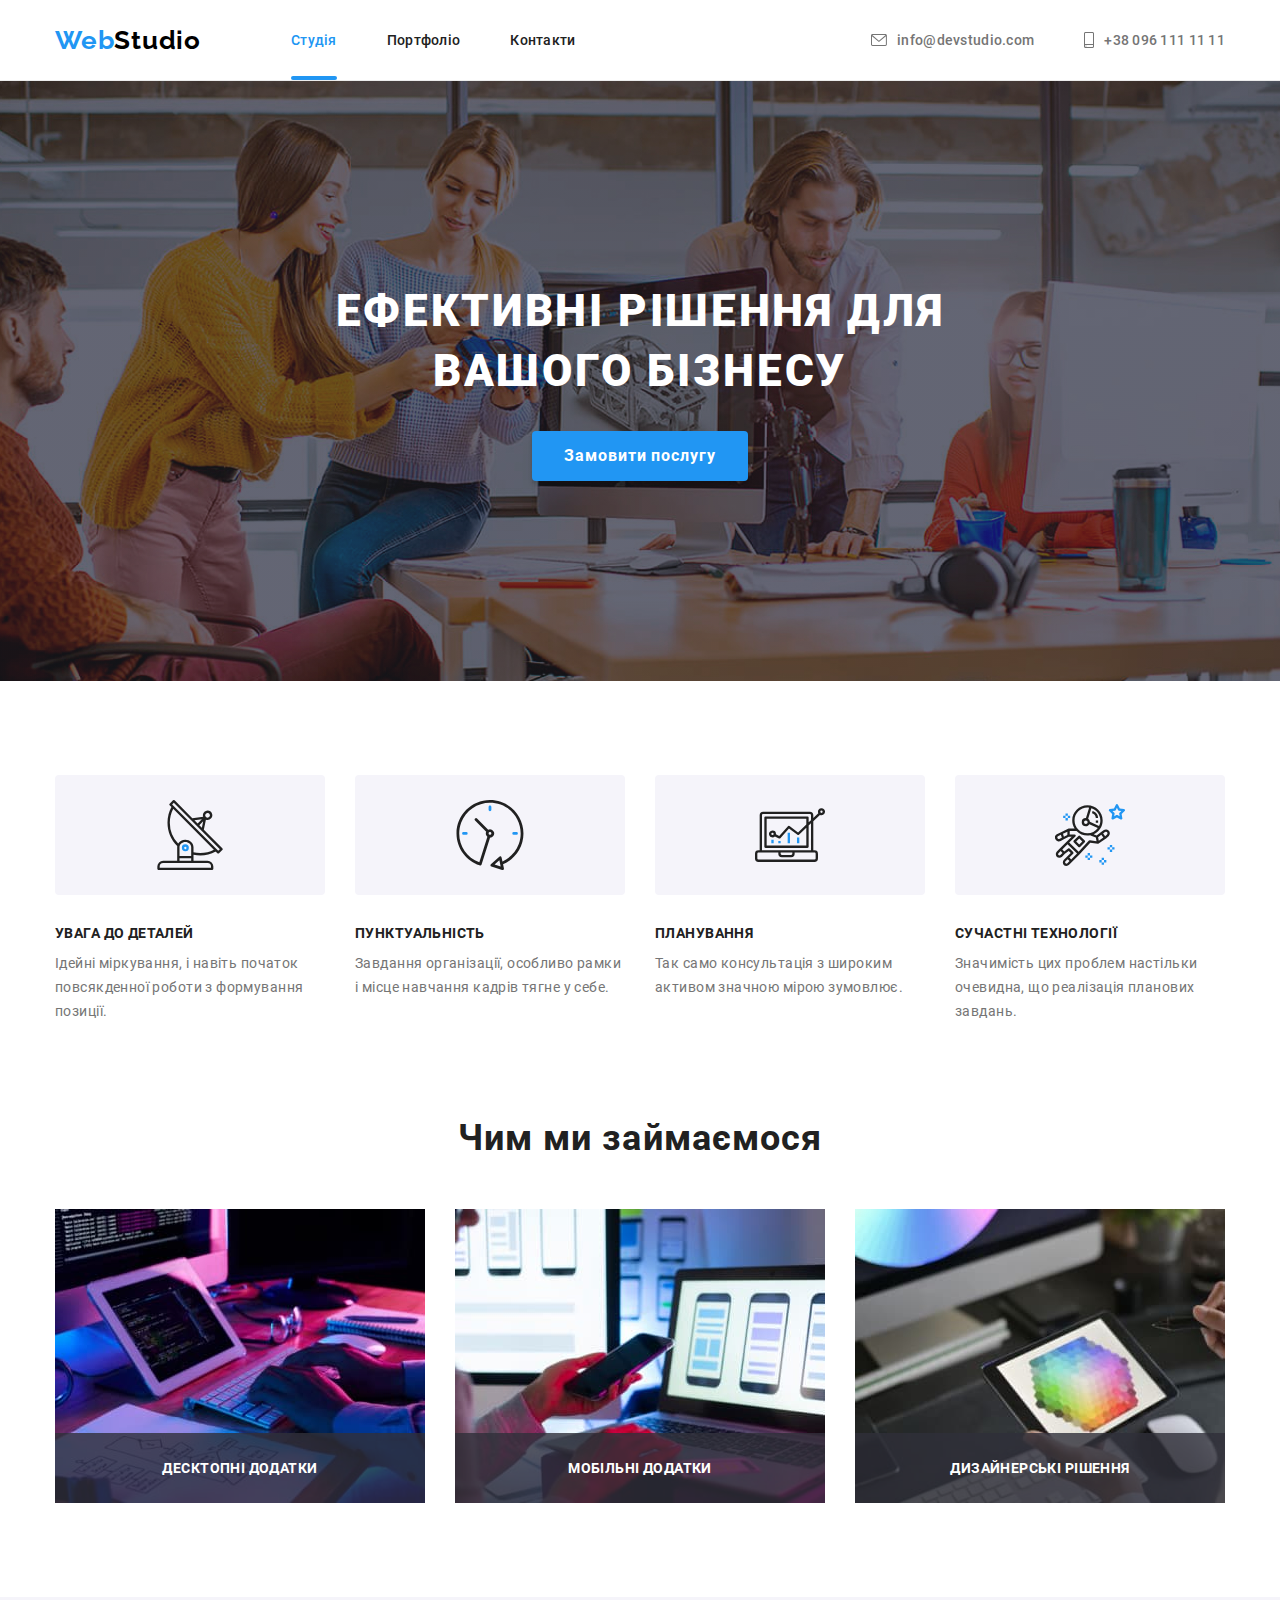
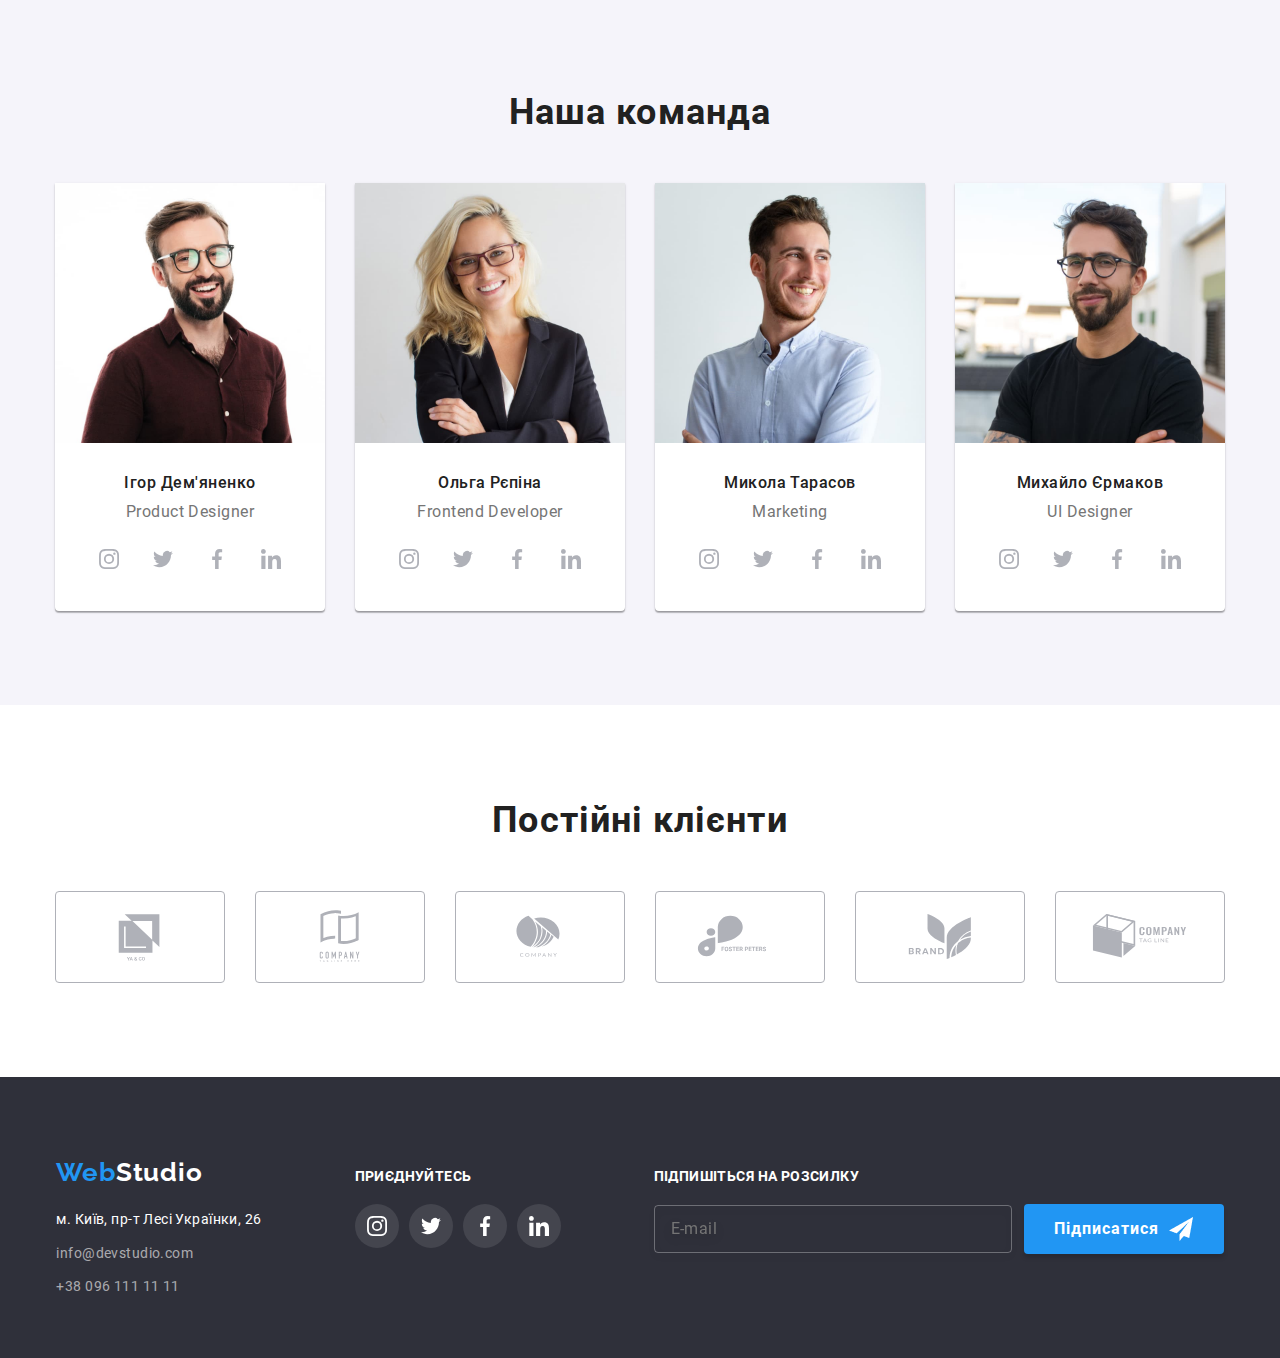
<file: index.html>
<!DOCTYPE html>
<html lang="uk">
  <head>
    <meta charset="UTF-8" />
    <meta http-equiv="X-UA-Compatible" content="IE=edge" />
    <meta name="viewport" content="width=device-width, initial-scale=1.0" />
    <title>WebStudio</title>
    <link rel="stylesheet" href="./assets/css/main.min.css" />
  </head>
  <body>
    <!-- Header -->
    <header class="header">
      <div class="header__container">
        <nav class="menu">
          <a class="logo" href="./index.html"> Web<span class="logo__tail-dark">Studio</span> </a>
          <ul class="menu__list">
            <li class="menu__item">
              <a class="menu__link menu__link--current" href="./index.html">Студія</a>
            </li>
            <li class="menu__item">
              <a class="menu__link" href="./portfolio.html">Портфоліо</a>
            </li>
            <li class="menu__item">
              <a class="menu__link" href="#">Контакти</a>
            </li>
          </ul>
        </nav>
        <ul class="contacts">
          <li class="contacts__item">
            <a class="contacts__link" href="mailto:info@devstudio.com">
              <svg class="contacts__icon" width="16" height="12">
                <use href="./assets/images/svg/icons.svg#envelope-icon"></use>
              </svg>
              <span class="contacts__label">info@devstudio.com</span>
            </a>
          </li>
          <li class="contacts__item">
            <a class="contacts__link" href="tel:+380961111111">
              <svg class="contacts__icon" width="10" height="16">
                <use href="./assets/images/svg/icons.svg#smartphone-icon"></use>
              </svg>
              <span class="contacts__label">+38 096 111 11 11</span>
            </a>
          </li>
        </ul>
      </div>
    </header>
    <!-- Main content -->
    <main class="main">
      <section class="hero">
        <div class="hero__container">
          <h1 class="hero__title">Ефективні рішення для вашого бізнесу</h1>
          <button
            class="hero__button"
            type="button"
            aria-label="Кнопка відкриття вікна реєстрації"
            data-modal-open
          >
            Замовити послугу
          </button>
        </div>
      </section>
      <!-- Features -->
      <section class="features">
        <div class="features__container">
          <h2 class="features__title visually-hidden">Особливості нашої роботи</h2>
          <ul class="features__list">
            <li class="features__item">
              <div class="features__wrapper">
                <svg class="features__icon">
                  <use href="./assets/images/svg/icons.svg#antenna-icon"></use>
                </svg>
              </div>
              <h3 class="features__subtitle">Увага до деталей</h3>
              <p class="features__text">
                Ідейні міркування, і навіть початок повсякденної роботи з формування позиції.
              </p>
            </li>
            <li class="features__item">
              <div class="features__wrapper">
                <svg class="features__icon">
                  <use href="./assets/images/svg/icons.svg#clock-icon"></use>
                </svg>
              </div>
              <h3 class="features__subtitle">Пунктуальнiсть</h3>
              <p class="features__text">
                Завдання організації, особливо рамки і місце навчання кадрів тягне у себе.
              </p>
            </li>
            <li class="features__item">
              <div class="features__wrapper">
                <svg class="features__icon">
                  <use href="./assets/images/svg/icons.svg#diagram-icon"></use>
                </svg>
              </div>
              <h3 class="features__subtitle">Планування</h3>
              <p class="features__text">
                Так само консультація з широким активом значною мірою зумовлює.
              </p>
            </li>
            <li class="features__item">
              <div class="features__wrapper">
                <svg class="features__icon">
                  <use href="./assets/images/svg/icons.svg#astronaut-icon"></use>
                </svg>
              </div>
              <h3 class="features__subtitle">Сучастнi технології</h3>
              <p class="features__text">
                Значимість цих проблем настільки очевидна, що реалізація планових завдань.
              </p>
            </li>
          </ul>
        </div>
      </section>
      <!-- Activity of the company -->
      <section class="gallery">
        <div class="gallery__container">
          <h2 class="gallery__title">Чим ми займаємося</h2>
          <ul class="gallery__list">
            <li class="gallery__item">
              <img
                class="gallery__picture"
                src="./assets/images/jpg/our-work-1.jpg"
                alt="Програмування вебсайтів та додатків"
                width="370"
              />
              <div class="info-overlay">
                <p class="info-overlay__text">Десктопні додатки</p>
              </div>
            </li>
            <li class="gallery__item">
              <img
                class="gallery__picture"
                src="./assets/images/jpg/our-work-2.jpg"
                alt="Адаптивний веб-дизайн сайтів"
                width="370"
              />
              <div class="info-overlay">
                <p class="info-overlay__text">Мобільні додатки</p>
              </div>
            </li>
            <li class="gallery__item">
              <img
                class="gallery__picture"
                src="./assets/images/jpg/our-work-3.jpg"
                alt="Вибір кольору та дизайну сайту"
                width="370"
              />
              <div class="info-overlay">
                <p class="info-overlay__text">Дизайнерські рішення</p>
              </div>
            </li>
          </ul>
        </div>
      </section>
      <!-- Our team -->
      <section class="our-team">
        <div class="our-team__container">
          <h2 class="our-team__title">Наша команда</h2>
          <ul class="our-team__list">
            <li class="our-team__item">
              <img
                class="our-team__picture"
                src="./assets/images/jpg/employee-1.jpg"
                alt="Ігор Дем'яненко"
                width="270"
              />
              <div class="our-team__wrapper">
                <h3 class="our-team__subtitle">Ігор Дем'яненко</h3>
                <p class="our-team__text">Product Designer</p>
                <ul class="socials">
                  <li class="socials__item">
                    <a class="socials__link" href="#">
                      <svg class="socials__icon">
                        <use href="./assets/images/svg/icons.svg#instagram-icon"></use>
                      </svg>
                    </a>
                  </li>
                  <li class="socials__item">
                    <a class="socials__link" href="#">
                      <svg class="socials__icon">
                        <use href="./assets/images/svg/icons.svg#twitter-icon"></use>
                      </svg>
                    </a>
                  </li>
                  <li class="socials__item">
                    <a class="socials__link" href="#">
                      <svg class="socials__icon">
                        <use href="./assets/images/svg/icons.svg#facebook-icon"></use>
                      </svg>
                    </a>
                  </li>
                  <li class="socials__item">
                    <a class="socials__link" href="#">
                      <svg class="socials__icon">
                        <use href="./assets/images/svg/icons.svg#linkedin-icon"></use>
                      </svg>
                    </a>
                  </li>
                </ul>
              </div>
            </li>
            <li class="our-team__item">
              <img
                class="our-team__picture"
                src="./assets/images/jpg/employee-2.jpg"
                alt="Ольга Рєпіна"
                width="270"
              />
              <div class="our-team__wrapper">
                <h3 class="our-team__subtitle">Ольга Рєпіна</h3>
                <p class="our-team__text">Frontend Developer</p>
                <ul class="socials">
                  <li class="socials__item">
                    <a class="socials__link" href="#">
                      <svg class="socials__icon">
                        <use href="./assets/images/svg/icons.svg#instagram-icon"></use>
                      </svg>
                    </a>
                  </li>
                  <li class="socials__item">
                    <a class="socials__link" href="#">
                      <svg class="socials__icon">
                        <use href="./assets/images/svg/icons.svg#twitter-icon"></use>
                      </svg>
                    </a>
                  </li>
                  <li class="socials__item">
                    <a class="socials__link" href="#">
                      <svg class="socials__icon">
                        <use href="./assets/images/svg/icons.svg#facebook-icon"></use>
                      </svg>
                    </a>
                  </li>
                  <li class="socials__item">
                    <a class="socials__link" href="#">
                      <svg class="socials__icon">
                        <use href="./assets/images/svg/icons.svg#linkedin-icon"></use>
                      </svg>
                    </a>
                  </li>
                </ul>
              </div>
            </li>
            <li class="our-team__item">
              <img
                class="our-team__picture"
                src="./assets/images/jpg/employee-3.jpg"
                alt="Микола Тарасов"
                width="270"
              />
              <div class="our-team__wrapper">
                <h3 class="our-team__subtitle">Микола Тарасов</h3>
                <p class="our-team__text">Marketing</p>
                <ul class="socials">
                  <li class="socials__item">
                    <a class="socials__link" href="#">
                      <svg class="socials__icon">
                        <use href="./assets/images/svg/icons.svg#instagram-icon"></use>
                      </svg>
                    </a>
                  </li>
                  <li class="socials__item">
                    <a class="socials__link" href="#">
                      <svg class="socials__icon">
                        <use href="./assets/images/svg/icons.svg#twitter-icon"></use>
                      </svg>
                    </a>
                  </li>
                  <li class="socials__item">
                    <a class="socials__link" href="#">
                      <svg class="socials__icon">
                        <use href="./assets/images/svg/icons.svg#facebook-icon"></use>
                      </svg>
                    </a>
                  </li>
                  <li class="socials__item">
                    <a class="socials__link" href="#">
                      <svg class="socials__icon">
                        <use href="./assets/images/svg/icons.svg#linkedin-icon"></use>
                      </svg>
                    </a>
                  </li>
                </ul>
              </div>
            </li>
            <li class="our-team__item">
              <img
                class="our-team__picture"
                src="./assets/images/jpg/employee-4.jpg"
                alt="Михайло Єрмаков"
                width="270"
              />
              <div class="our-team__wrapper">
                <h3 class="our-team__subtitle">Михайло Єрмаков</h3>
                <p class="our-team__text">UI Designer</p>
                <ul class="socials">
                  <li class="socials__item">
                    <a class="socials__link" href="#">
                      <svg class="socials__icon">
                        <use href="./assets/images/svg/icons.svg#instagram-icon"></use>
                      </svg>
                    </a>
                  </li>
                  <li class="socials__item">
                    <a class="socials__link" href="#">
                      <svg class="socials__icon">
                        <use href="./assets/images/svg/icons.svg#twitter-icon"></use>
                      </svg>
                    </a>
                  </li>
                  <li class="socials__item">
                    <a class="socials__link" href="#">
                      <svg class="socials__icon">
                        <use href="./assets/images/svg/icons.svg#facebook-icon"></use>
                      </svg>
                    </a>
                  </li>
                  <li class="socials__item">
                    <a class="socials__link" href="#">
                      <svg class="socials__icon">
                        <use href="./assets/images/svg/icons.svg#linkedin-icon"></use>
                      </svg>
                    </a>
                  </li>
                </ul>
              </div>
            </li>
          </ul>
        </div>
      </section>
      <!-- Our partners -->
      <section class="partners">
        <div class="partners__container">
          <h2 class="partners__title">Постійні клієнти</h2>
          <ul class="partners__list">
            <li class="partners__item">
              <a class="partners__link" href="#">
                <svg class="partners__icon">
                  <use href="./assets/images/svg/icons.svg#client-1"></use>
                </svg>
              </a>
            </li>
            <li class="partners__item">
              <a class="partners__link" href="#">
                <svg class="partners__icon">
                  <use href="./assets/images/svg/icons.svg#client-2"></use>
                </svg>
              </a>
            </li>
            <li class="partners__item">
              <a class="partners__link" href="#">
                <svg class="partners__icon">
                  <use href="./assets/images/svg/icons.svg#client-3"></use>
                </svg>
              </a>
            </li>
            <li class="partners__item">
              <a class="partners__link" href="#">
                <svg class="partners__icon">
                  <use href="./assets/images/svg/icons.svg#client-4"></use>
                </svg>
              </a>
            </li>
            <li class="partners__item">
              <a class="partners__link" href="#">
                <svg class="partners__icon">
                  <use href="./assets/images/svg/icons.svg#client-5"></use>
                </svg>
              </a>
            </li>
            <li class="partners__item">
              <a class="partners__link" href="#">
                <svg class="partners__icon">
                  <use href="./assets/images/svg/icons.svg#client-6"></use>
                </svg>
              </a>
            </li>
          </ul>
        </div>
      </section>
    </main>
    <!-- Footer -->
    <footer class="footer">
      <div class="footer__container">
        <div class="footer__contacts">
          <a class="logo" href="./index.html"> Web<span class="logo__tail-light">Studio</span> </a>
          <address class="footer__address">
            <ul class="footer__list">
              <li class="footer__item">
                <a
                  class="footer__link footer__link--map"
                  href="https://goo.gl/maps/8viNXfXdV3uJQZfFA"
                  target="_blank"
                  rel="noopener noreferrer nofollow"
                >
                  м. Київ, пр-т Лесі Українки, 26
                </a>
              </li>
              <li class="footer__item">
                <a class="footer__link" href="mailto:info@devstudio.com"> info@devstudio.com </a>
              </li>
              <li class="footer__item">
                <a class="footer__link" href="tel:+380961111111"> +38 096 111 11 11 </a>
              </li>
            </ul>
          </address>
        </div>
        <div class="footer__socials">
          <p class="footer__appeal">приєднуйтесь</p>
          <ul class="socials">
            <li class="socials__item">
              <a
                class="socials__link socials__link--secondary"
                href="#"
                aria-label="Посилання на Instagram"
              >
                <svg class="socials__icon">
                  <use href="./assets/images/svg/icons.svg#instagram-icon"></use>
                </svg>
              </a>
            </li>
            <li class="socials__item">
              <a class="socials__link socials__link--secondary" href="#">
                <svg class="socials__icon">
                  <use href="./assets/images/svg/icons.svg#twitter-icon"></use>
                </svg>
              </a>
            </li>
            <li class="socials__item">
              <a class="socials__link socials__link--secondary" href="#">
                <svg class="socials__icon">
                  <use href="./assets/images/svg/icons.svg#facebook-icon"></use>
                </svg>
              </a>
            </li>
            <li class="socials__item">
              <a class="socials__link socials__link--secondary" href="#">
                <svg class="socials__icon">
                  <use href="./assets/images/svg/icons.svg#linkedin-icon"></use>
                </svg>
              </a>
            </li>
          </ul>
        </div>
        <!-- subscription form -->
        <form class="subscribe">
          <strong class="subscribe__appeal">Підпишіться на розсилку</strong>
          <div class="subscribe__field">
            <label class="subscribe__lebel" for="user_email">
              <input
                class="subscribe__input"
                type="email"
                placeholder="E-mail"
                name="user_email"
                id="user_email"
              />
            </label>
            <button class="subscribe__button" type="submit" aria-label="Кнопка підписатися">
              Підписатися
            </button>
          </div>
        </form>
      </div>
    </footer>
    <!-- modal window -->
    <div class="backdrop is-hidden" data-modal>
      <div class="modal">
        <button
          class="modal__close-button"
          type="button"
          aria-label="Кнопка закриття"
          data-modal-close
        >
          <svg class="modal__icon">
            <use href="./assets/images/svg/icons.svg#icon-close"></use>
          </svg>
        </button>
        <!-- registration form -->
        <form class="feedback" name="feedback_form">
          <strong class="feedback__appeal">Залиште свої дані, ми вам передзвонимо</strong>

          <label class="feedback__label" for="user_name">Ім'я</label>
          <div class="feedback__field">
            <input
              class="feedback__input"
              type="text"
              name="user_name"
              id="user_name"
              placeholder="&nbsp;"
              required
              minlength="3"
            />
            <svg class="feedback__icon">
              <use href="./assets/images/svg/icons.svg#icon-person-black"></use>
            </svg>
            <svg class="feedback__icon-alert">
              <use
                class="feedback__icon-success"
                href="./assets/images/svg/icons.svg#icon-success"
              ></use>
              <use
                class="feedback__icon-warning"
                href="./assets/images/svg/icons.svg#icon-warning"
              ></use>
            </svg>
          </div>

          <label class="feedback__label" for="user_tel">Телефон</label>
          <div class="feedback__field">
            <input
              class="feedback__input"
              type="tel"
              name="user_tel"
              id="user_tel"
              placeholder="+38 096 111 11 11"
              required
              minlength="6"
              maxlength="15"
            />
            <svg class="feedback__icon">
              <use href="./assets/images/svg/icons.svg#icon-phone-black"></use>
            </svg>
            <svg class="feedback__icon-alert">
              <use
                class="feedback__icon-success"
                href="./assets/images/svg/icons.svg#icon-success"
              ></use>
              <use
                class="feedback__icon-warning"
                href="./assets/images/svg/icons.svg#icon-warning"
              ></use>
            </svg>
          </div>

          <label class="feedback__label" for="user_mail">Пошта</label>
          <div class="feedback__field">
            <input
              class="feedback__input"
              type="email"
              name="user_mail"
              id="user_mail"
              placeholder="example@mail.com"
              required
            />
            <svg class="feedback__icon">
              <use href="./assets/images/svg/icons.svg#icon-email-black"></use>
            </svg>
            <svg class="feedback__icon-alert">
              <use
                class="feedback__icon-success"
                href="./assets/images/svg/icons.svg#icon-success"
              ></use>
              <use
                class="feedback__icon-warning"
                href="./assets/images/svg/icons.svg#icon-warning"
              ></use>
            </svg>
          </div>

          <label class="feedback__label" for="user_comment">Коментар</label>
          <textarea
            class="feedback__input feedback__comment"
            placeholder="Введіть текст"
            name="user_comment"
            id="user_comment"
          ></textarea>

          <label class="checkbox">
            <input class="checkbox__input visually-hidden" type="checkbox" name="checkbox" />
            <svg class="checkbox__icon">
              <use
                class="checkbox__icon icon--unchecked"
                href="./assets/images/svg/icons.svg#icon-check1"
              ></use>
              <use
                class="checkbox__icon icon--checked"
                href="./assets/images/svg/icons.svg#icon-check2"
              ></use>
            </svg>
            Погоджуюся з розсилкою та приймаю
            <a class="feedback__link" href="#">Умови договору</a>
          </label>
          <button class="feedback__button button" type="submit">Відправити</button>
        </form>
      </div>
    </div>
    <script src="./assets/js/modal.js"></script>
  </body>
</html>
</file>
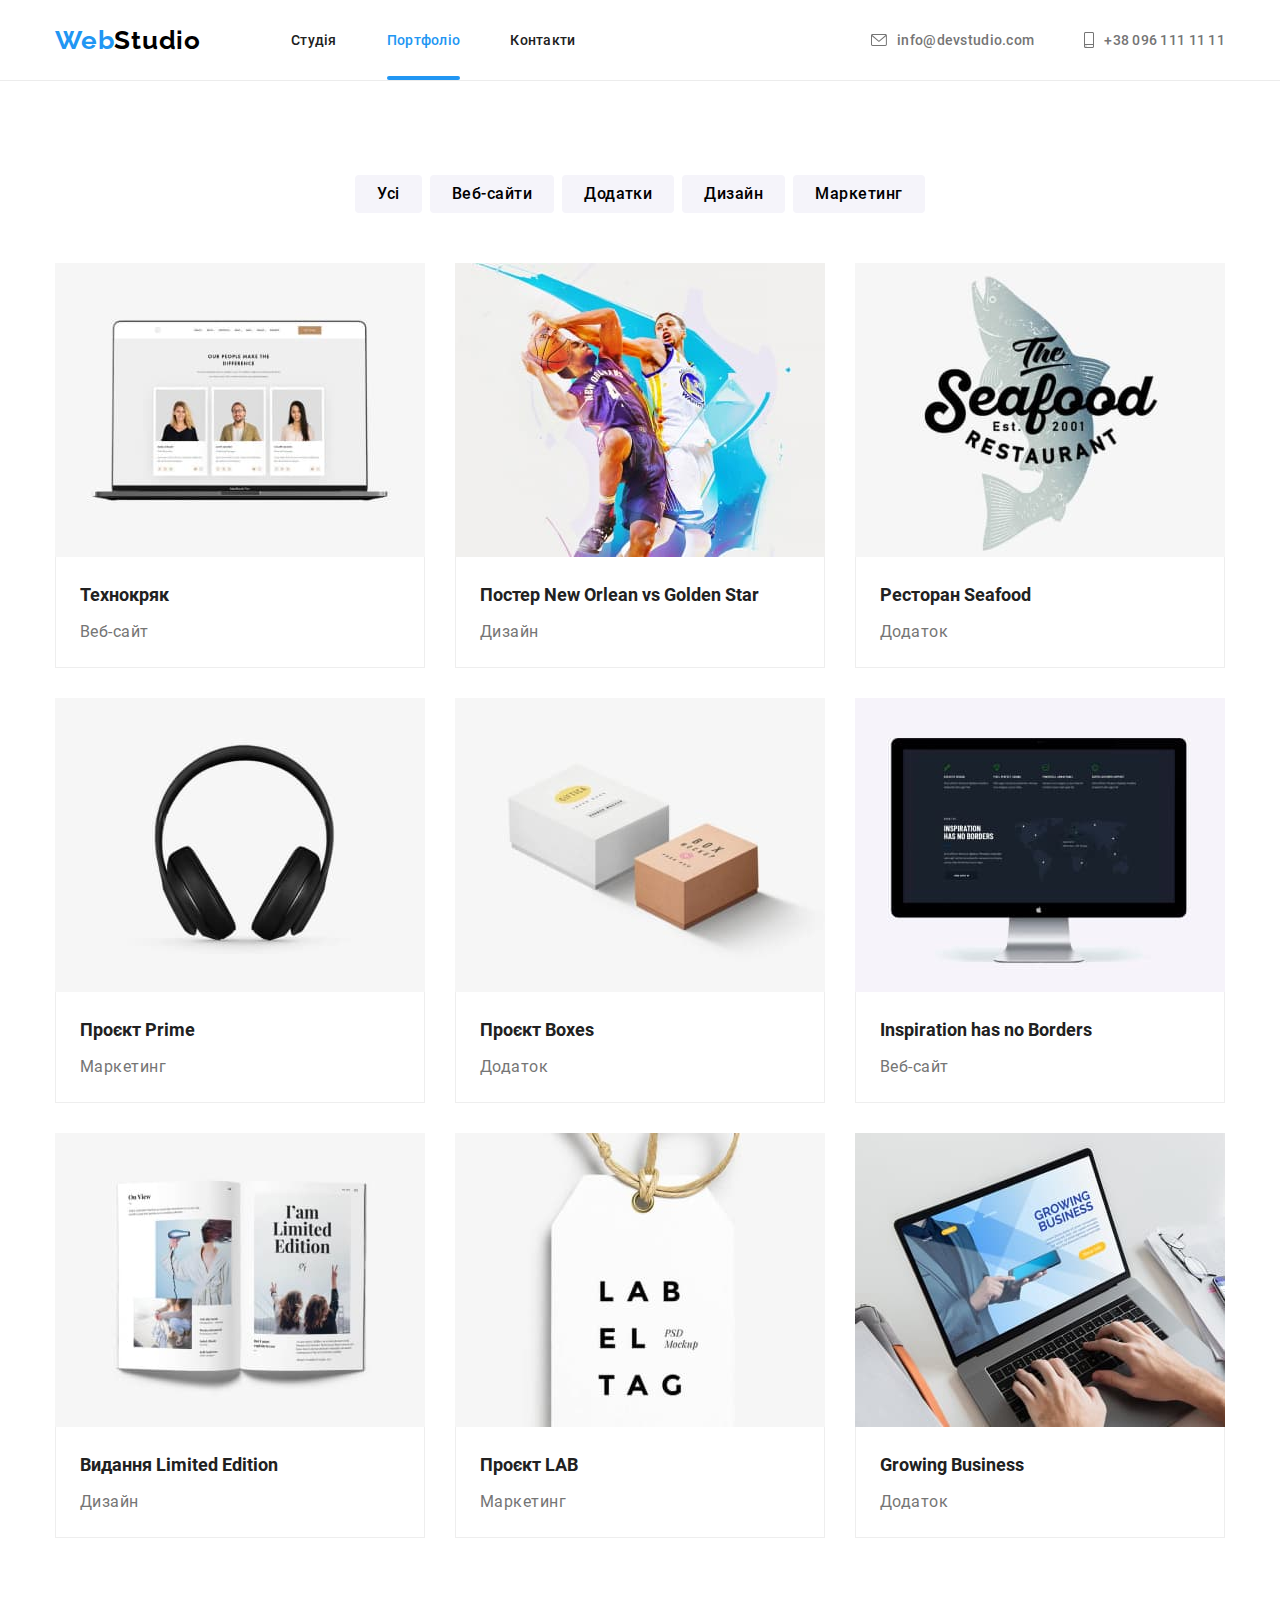
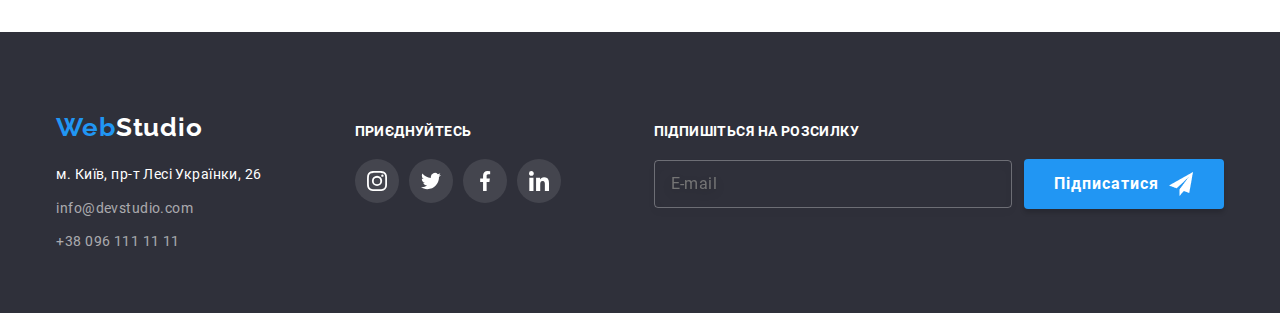
<file: portfolio.html>
<!DOCTYPE html>
<html lang="uk">
  <head>
    <meta charset="UTF-8" />
    <meta http-equiv="X-UA-Compatible" content="IE=edge" />
    <meta name="viewport" content="width=device-width, initial-scale=1.0" />
    <title>WebStudio</title>
    <link rel="stylesheet" href="./assets/css/main.min.css" />
  </head>
  <body>
    <!-- Header -->
    <header class="header">
      <div class="header__container">
        <nav class="menu">
          <a class="logo" href="./index.html"> Web<span class="logo__tail-dark">Studio</span> </a>
          <ul class="menu__list">
            <li class="menu__item">
              <a class="menu__link" href="./index.html">Студія</a>
            </li>
            <li class="menu__item">
              <a class="menu__link menu__link--current" href="./portfolio.html">Портфоліо</a>
            </li>
            <li class="menu__item">
              <a class="menu__link" href="#">Контакти</a>
            </li>
          </ul>
        </nav>
        <ul class="contacts">
          <li class="contacts__item">
            <a class="contacts__link" href="mailto:info@devstudio.com">
              <svg class="contacts__icon" width="16" height="12">
                <use href="./assets/images/svg/icons.svg#envelope-icon"></use>
              </svg>
              <span class="contacts__label">info@devstudio.com</span>
            </a>
          </li>
          <li class="contacts__item">
            <a class="contacts__link" href="tel:+380961111111">
              <svg class="contacts__icon" width="10" height="16">
                <use href="./assets/images/svg/icons.svg#smartphone-icon"></use>
              </svg>
              <span class="contacts__label">+38 096 111 11 11</span>
            </a>
          </li>
        </ul>
      </div>
    </header>
    <!-- Main content -->
    <main>
      <!-- Portfolio filter buttons -->
      <section class="portfolio">
        <div class="portfolio__container">
          <ul class="portfolio__group">
            <li class="portfolio__item">
              <button
                class="portfolio__button"
                type="button"
                aria-label="Кнопка фільтра портфоліо все"
              >
                Усі
              </button>
            </li>
            <li class="portfoli__item">
              <button
                class="portfolio__button"
                type="button"
                aria-label="Кнопка фільтра портфоліо веб сайти"
              >
                Веб-сайти
              </button>
            </li>
            <li class="portfolio__item">
              <button
                class="portfolio__button"
                type="button"
                aria-label="Кнопка фільтра портфоліо додатки"
              >
                Додатки
              </button>
            </li>
            <li class="portfolio__item">
              <button
                class="portfolio__button"
                type="button"
                aria-label="Кнопка фільтра портфоліо дизайн"
              >
                Дизайн
              </button>
            </li>
            <li class="portfolio__item">
              <button
                class="portfolio__button"
                type="button"
                aria-label="Кнопка фільтра портфоліо маркетинг"
              >
                Маркетинг
              </button>
            </li>
          </ul>
          <!-- Company projects -->
          <ul class="cards">
            <li class="cards__item">
              <a class="cards__link" href="#">
                <div class="cards__thumb">
                  <img
                    class="cards__picture"
                    src="./assets/images/jpg/portfolio-1.jpg"
                    alt="Вебсайт технокряк"
                  />
                  <div class="overlay">
                    <p class="overlay__text">
                      Ресурс пропонує комплексні пропозиції з різним рівнем функціоналу та сервісів.
                      Все це дозволить відвідувачу отримати вичерпні відомості про компанію чи
                      приватну особу.
                    </p>
                  </div>
                </div>
                <div class="cards__content">
                  <h2 class="cards__title">Технокряк</h2>
                  <p class="cards__desc">Веб-сайт</p>
                </div>
              </a>
            </li>
            <li class="cards__item">
              <a class="cards__link" href="#">
                <div class="cards__thumb">
                  <img
                    class="cards__pictute"
                    src="./assets/images/jpg/portfolio-2.jpg"
                    alt="Постер New Orlean vs Golden Star"
                  />
                  <div class="overlay">
                    <p class="overlay__text">
                      Ресурс пропонує комплексні пропозиції з різним рівнем функціоналу та сервісів.
                      Все це дозволить відвідувачу отримати вичерпні відомості про компанію чи
                      приватну особу.
                    </p>
                  </div>
                </div>
                <div class="cards__content">
                  <h2 class="cards__title">Постер New Orlean vs Golden Star</h2>
                  <p class="cards__desc">Дизайн</p>
                </div>
              </a>
            </li>
            <li class="cards__item">
              <a class="cards__link" href="#">
                <div class="cards__thumb">
                  <img
                    class="cards__pictute"
                    src="./assets/images/jpg/portfolio-3.jpg"
                    alt="Додаток Ресторан Seafood"
                  />
                  <div class="overlay">
                    <p class="overlay__text">
                      Ресурс пропонує комплексні пропозиції з різним рівнем функціоналу та сервісів.
                      Все це дозволить відвідувачу отримати вичерпні відомості про компанію чи
                      приватну особу.
                    </p>
                  </div>
                </div>
                <div class="cards__content">
                  <h2 class="cards__title">Ресторан Seafood</h2>
                  <p class="cards__desc">Додаток</p>
                </div>
              </a>
            </li>
            <li class="cards__item">
              <a class="cards__link" href="#">
                <div class="cards__thumb">
                  <img
                    class="cards__pictute"
                    src="./assets/images/jpg/portfolio-4.jpg"
                    alt="Маркетинг-проект Prime"
                  />
                  <div class="overlay">
                    <p class="overlay__text">
                      Ресурс пропонує комплексні пропозиції з різним рівнем функціоналу та сервісів.
                      Все це дозволить відвідувачу отримати вичерпні відомості про компанію чи
                      приватну особу.
                    </p>
                  </div>
                </div>
                <div class="cards__content">
                  <h2 class="cards__title">Проєкт Prime</h2>
                  <p class="cards__desc">Маркетинг</p>
                </div>
              </a>
            </li>
            <li class="cards__item">
              <a class="cards__link" href="#">
                <div class="cards__thumb">
                  <img
                    class="cards__pictute"
                    src="./assets/images/jpg/portfolio-5.jpg"
                    alt="Додаток проект Boxes"
                  />
                  <div class="overlay">
                    <p class="overlay__text">
                      Ресурс пропонує комплексні пропозиції з різним рівнем функціоналу та сервісів.
                      Все це дозволить відвідувачу отримати вичерпні відомості про компанію чи
                      приватну особу.
                    </p>
                  </div>
                </div>
                <div class="cards__content">
                  <h2 class="cards__title">Проєкт Boxes</h2>
                  <p class="cards__desc">Додаток</p>
                </div>
              </a>
            </li>
            <li class="cards__item">
              <a class="cards__link" href="#">
                <div class="cards__thumb">
                  <img
                    class="cards__pictute"
                    src="./assets/images/jpg/portfolio-6.jpg"
                    alt="Веб-сайт Inspiration has no Borders"
                  />
                  <div class="overlay">
                    <p class="overlay__text">
                      Ресурс пропонує комплексні пропозиції з різним рівнем функціоналу та сервісів.
                      Все це дозволить відвідувачу отримати вичерпні відомості про компанію чи
                      приватну особу.
                    </p>
                  </div>
                </div>
                <div class="cards__content">
                  <h2 class="cards__title">Inspiration has no Borders</h2>
                  <p class="cards__desc">Веб-сайт</p>
                </div>
              </a>
            </li>
            <li class="cards__item">
              <a class="cards__link" href="#">
                <div class="cards__thumb">
                  <img
                    class="cards__pictute"
                    src="./assets/images/jpg/portfolio-7.jpg"
                    alt="Дизайн Видання Limited Edition"
                  />
                  <div class="overlay">
                    <p class="overlay__text">
                      Ресурс пропонує комплексні пропозиції з різним рівнем функціоналу та сервісів.
                      Все це дозволить відвідувачу отримати вичерпні відомості про компанію чи
                      приватну особу.
                    </p>
                  </div>
                </div>
                <div class="cards__content">
                  <h2 class="cards__title">Видання Limited Edition</h2>
                  <p class="cards__desc">Дизайн</p>
                </div>
              </a>
            </li>
            <li class="cards__item">
              <a class="cards__link" href="#">
                <div class="cards__thumb">
                  <img
                    class="cards__pictute"
                    src="./assets/images/jpg/portfolio-8.jpg"
                    alt="Маркетинг проект LAB"
                  />
                  <div class="overlay">
                    <p class="overlay__text">
                      Ресурс пропонує комплексні пропозиції з різним рівнем функціоналу та сервісів.
                      Все це дозволить відвідувачу отримати вичерпні відомості про компанію чи
                      приватну особу.
                    </p>
                  </div>
                </div>
                <div class="cards__content">
                  <h2 class="cards__title">Проєкт LAB</h2>
                  <p class="cards__desc">Маркетинг</p>
                </div>
              </a>
            </li>
            <li class="cards__item">
              <a class="cards__link" href="#">
                <div class="cards__thumb">
                  <img
                    class="cards__pictute"
                    src="./assets/images/jpg/portfolio-9.jpg"
                    alt="Додаток Growing Business"
                  />
                  <div class="overlay">
                    <p class="overlay__text">
                      Ресурс пропонує комплексні пропозиції з різним рівнем функціоналу та сервісів.
                      Все це дозволить відвідувачу отримати вичерпні відомості про компанію чи
                      приватну особу.
                    </p>
                  </div>
                </div>
                <div class="cards__content">
                  <h2 class="cards__title">Growing Business</h2>
                  <p class="cards__desc">Додаток</p>
                </div>
              </a>
            </li>
          </ul>
        </div>
      </section>
    </main>
    <!-- Footer -->
    <footer class="footer">
      <div class="footer__container">
        <div class="footer__contacts">
          <a class="logo" href="./index.html"> Web<span class="logo__tail-light">Studio</span> </a>
          <address class="footer__address">
            <ul class="footer__list">
              <li class="footer__item">
                <a
                  class="footer__link footer__link--map"
                  href="https://goo.gl/maps/8viNXfXdV3uJQZfFA"
                  target="_blank"
                  rel="noopener noreferrer nofollow"
                >
                  м. Київ, пр-т Лесі Українки, 26
                </a>
              </li>
              <li class="footer__item">
                <a class="footer__link" href="mailto:info@devstudio.com"> info@devstudio.com </a>
              </li>
              <li class="footer__item">
                <a class="footer__link" href="tel:+380961111111"> +38 096 111 11 11 </a>
              </li>
            </ul>
          </address>
        </div>
        <div class="footer__socials">
          <p class="footer__appeal">приєднуйтесь</p>
          <ul class="socials">
            <li class="socials__item">
              <a
                class="socials__link socials__link--secondary"
                href="#"
                aria-label="Посилання на Instagram"
              >
                <svg class="socials__icon">
                  <use href="./assets/images/svg/icons.svg#instagram-icon"></use>
                </svg>
              </a>
            </li>
            <li class="socials__item">
              <a class="socials__link socials__link--secondary" href="#">
                <svg class="socials__icon">
                  <use href="./assets/images/svg/icons.svg#twitter-icon"></use>
                </svg>
              </a>
            </li>
            <li class="socials__item">
              <a class="socials__link socials__link--secondary" href="#">
                <svg class="socials__icon">
                  <use href="./assets/images/svg/icons.svg#facebook-icon"></use>
                </svg>
              </a>
            </li>
            <li class="socials__item">
              <a class="socials__link socials__link--secondary" href="#">
                <svg class="socials__icon">
                  <use href="./assets/images/svg/icons.svg#linkedin-icon"></use>
                </svg>
              </a>
            </li>
          </ul>
        </div>
        <!-- subscription form -->
        <form class="subscribe">
          <strong class="subscribe__appeal">Підпишіться на розсилку</strong>
          <div class="subscribe__field">
            <label class="subscribe__lebel" for="user_email">
              <input
                class="subscribe__input"
                type="email"
                placeholder="E-mail"
                name="user_email"
                id="user_email"
              />
            </label>
            <button class="subscribe__button" type="submit" aria-label="Кнопка підписатися">
              Підписатися
            </button>
          </div>
        </form>
      </div>
    </footer>
  </body>
</html>
</file>
<file: assets/css/main.min.css>
*,::after,::before{-webkit-box-sizing:border-box;box-sizing:border-box}html{line-height:1.15;-webkit-text-size-adjust:100%;-moz-tab-size:4;-o-tab-size:4;tab-size:4}body{margin:0}body{font-family:system-ui,-apple-system,"Segoe UI",Roboto,Helvetica,Arial,sans-serif,"Apple Color Emoji","Segoe UI Emoji"}main{display:block}h1{font-size:2em;margin:.67em 0}hr{-webkit-box-sizing:content-box;box-sizing:content-box;height:0;overflow:visible;color:inherit}pre{font-family:monospace,monospace;font-size:1em}a{background-color:rgba(0,0,0,0)}abbr[title]{border-bottom:none;text-decoration:underline;-webkit-text-decoration:underline dotted;text-decoration:underline dotted}b,strong{font-weight:bolder}code,kbd,pre,samp{font-family:ui-monospace,SFMono-Regular,Consolas,"Liberation Mono",Menlo,monospace;font-size:1em}small{font-size:80%}sub,sup{font-size:75%;line-height:0;position:relative;vertical-align:baseline}sub{bottom:-0.25em}sup{top:-0.5em}img{border-style:none}button,input,optgroup,select,textarea{font-family:inherit;font-size:100%;line-height:1.15;margin:0}button,input{overflow:visible}button,select{text-transform:none}button,[type=button],[type=reset],[type=submit]{-webkit-appearance:button}button::-moz-focus-inner,[type=button]::-moz-focus-inner,[type=reset]::-moz-focus-inner,[type=submit]::-moz-focus-inner{border-style:none;padding:0}button:-moz-focusring,[type=button]:-moz-focusring,[type=reset]:-moz-focusring,[type=submit]:-moz-focusring{outline:1px dotted ButtonText}fieldset{padding:.35em .75em .625em}legend{color:inherit;display:table;max-width:100%;padding:0;white-space:normal}progress{vertical-align:baseline}textarea{overflow:auto}[type=checkbox],[type=radio]{padding:0}[type=number]::-webkit-inner-spin-button,[type=number]::-webkit-outer-spin-button{height:auto}[type=search]{-webkit-appearance:textfield;outline-offset:-2px}[type=search]::-webkit-search-decoration{-webkit-appearance:none}::-webkit-file-upload-button{-webkit-appearance:button;font:inherit}details{display:block}summary{display:list-item}template{display:none}[hidden]{display:none}.visually-hidden{position:absolute;width:1px;height:1px;margin:-1px;border:0;padding:0;white-space:nowrap;-webkit-clip-path:inset(100%);clip-path:inset(100%);clip:rect(0 0 0 0);overflow:hidden}.partners__title,.our-team__title,.gallery__title{margin-bottom:50px;font-weight:700;font-size:36px;line-height:1.1666666667;letter-spacing:.03em;text-align:center;color:#212121}.portfolio__container,.footer__container,.partners__container,.our-team__container,.gallery__container,.features__container,.hero__container,.header__container{width:1200px;margin:0 auto;padding:0 15px}.feedback__button,.subscribe__button,.hero__button{display:-webkit-inline-box;display:-ms-inline-flexbox;display:inline-flex;-webkit-box-align:center;-ms-flex-align:center;align-items:center;-webkit-box-pack:center;-ms-flex-pack:center;justify-content:center;max-width:216px;min-width:200px;min-height:50px;padding:0;font-weight:700;font-size:16px;line-height:1.875;letter-spacing:.06em;color:#fff;background-color:#2196f3;-webkit-box-shadow:0px 4px 4px rgba(0,0,0,.15);box-shadow:0px 4px 4px rgba(0,0,0,.15);border:none;border-radius:4px;cursor:pointer}@-webkit-keyframes logo-font-weight{0%{opacity:0;font-weight:100}50%{opacity:.25;font-weight:900}100%{opacity:1;font-weight:700}}@keyframes logo-font-weight{0%{opacity:0;font-weight:100}50%{opacity:.25;font-weight:900}100%{opacity:1;font-weight:700}}@-webkit-keyframes menu-items-slide-right{0%{opacity:0;-webkit-transform:translateX(-200px);transform:translateX(-200px)}50%{opacity:.2}75%{opacity:.6}100%{opacity:1;-webkit-transform:translateX(0);transform:translateX(0)}}@keyframes menu-items-slide-right{0%{opacity:0;-webkit-transform:translateX(-200px);transform:translateX(-200px)}50%{opacity:.2}75%{opacity:.6}100%{opacity:1;-webkit-transform:translateX(0);transform:translateX(0)}}@-webkit-keyframes contacts-items-slide-right{0%{opacity:0;-webkit-transform:translateX(200px);transform:translateX(200px)}50%{opacity:.2}75%{opacity:.6}100%{opacity:1;-webkit-transform:translateX(0);transform:translateX(0)}}@keyframes contacts-items-slide-right{0%{opacity:0;-webkit-transform:translateX(200px);transform:translateX(200px)}50%{opacity:.2}75%{opacity:.6}100%{opacity:1;-webkit-transform:translateX(0);transform:translateX(0)}}@-webkit-keyframes link-current-emersion{0%{opacity:0}100%{opacity:1}}@keyframes link-current-emersion{0%{opacity:0}100%{opacity:1}}@font-face{font-family:"Raleway";font-style:normal;font-weight:100 900;font-display:swap;src:url(../fonts/Raleway/Raleway-VariableFont_wght.ttf) format("truetype");unicode-range:U+0301,U+0400-045F,U+0490-0491,U+04B0-04B1,U+2116}@font-face{font-family:"Raleway";font-style:normal;font-weight:100 900;font-display:swap;src:url(../fonts/Raleway/Raleway-VariableFont_wght.ttf) format("truetype");unicode-range:U+0000-00FF,U+0131,U+0152-0153,U+02BB-02BC,U+02C6,U+02DA,U+02DC,U+2000-206F,U+2074,U+20AC,U+2122,U+2191,U+2193,U+2212,U+2215,U+FEFF,U+FFFD}@font-face{font-family:"Roboto";font-style:normal;font-weight:400;font-display:swap;src:url(../fonts/Roboto/Roboto-Regular.ttf) format("truetype");unicode-range:U+0301,U+0400-045F,U+0490-0491,U+04B0-04B1,U+2116}@font-face{font-family:"Roboto";font-style:normal;font-weight:400;font-display:swap;src:url(../fonts/Roboto/Roboto-Regular.ttf) format("truetype");unicode-range:U+0000-00FF,U+0131,U+0152-0153,U+02BB-02BC,U+02C6,U+02DA,U+02DC,U+2000-206F,U+2074,U+20AC,U+2122,U+2191,U+2193,U+2212,U+2215,U+FEFF,U+FFFD}@font-face{font-family:"Roboto";font-style:normal;font-weight:500;font-display:swap;src:url(../fonts/Roboto/Roboto-Medium.ttf) format("truetype");unicode-range:U+0301,U+0400-045F,U+0490-0491,U+04B0-04B1,U+2116}@font-face{font-family:"Roboto";font-style:normal;font-weight:500;font-display:swap;src:url(../fonts/Roboto/Roboto-Medium.ttf) format("truetype");unicode-range:U+0000-00FF,U+0131,U+0152-0153,U+02BB-02BC,U+02C6,U+02DA,U+02DC,U+2000-206F,U+2074,U+20AC,U+2122,U+2191,U+2193,U+2212,U+2215,U+FEFF,U+FFFD}@font-face{font-family:"Roboto";font-style:normal;font-weight:700;font-display:swap;src:url(../fonts/Roboto/Roboto-Bold.ttf) format("truetype");unicode-range:U+0301,U+0400-045F,U+0490-0491,U+04B0-04B1,U+2116}@font-face{font-family:"Roboto";font-style:normal;font-weight:700;font-display:swap;src:url(../fonts/Roboto/Roboto-Bold.ttf) format("truetype");unicode-range:U+0000-00FF,U+0131,U+0152-0153,U+02BB-02BC,U+02C6,U+02DA,U+02DC,U+2000-206F,U+2074,U+20AC,U+2122,U+2191,U+2193,U+2212,U+2215,U+FEFF,U+FFFD}@font-face{font-family:"Roboto";font-style:normal;font-weight:900;font-display:swap;src:url(../fonts/Roboto/Roboto-Black.ttf) format("truetype");unicode-range:U+0301,U+0400-045F,U+0490-0491,U+04B0-04B1,U+2116}@font-face{font-family:"Roboto";font-style:normal;font-weight:900;font-display:swap;src:url(../fonts/Roboto/Roboto-Black.ttf) format("truetype");unicode-range:U+0000-00FF,U+0131,U+0152-0153,U+02BB-02BC,U+02C6,U+02DA,U+02DC,U+2000-206F,U+2074,U+20AC,U+2122,U+2191,U+2193,U+2212,U+2215,U+FEFF,U+FFFD}body{font-family:"Roboto",sans-serif;font-size:14px;color:#757575;background-color:#fff}h1,h2,h3,h4,h5,h6,p{margin:0}ul{list-style:none;padding:0;margin:0}a{text-decoration:none;color:currentColor}img{display:block;max-width:100%;height:auto}label{display:block;margin:0}input{display:block;margin:0}.header{border-bottom:1px solid #ececec}.header__container{display:-webkit-box;display:-ms-flexbox;display:flex;-webkit-box-align:center;-ms-flex-align:center;align-items:center;-webkit-box-pack:justify;-ms-flex-pack:justify;justify-content:space-between}.hero{max-width:1600px;margin:0 auto;padding:200px 0;text-align:center;background-image:-webkit-gradient(linear, left top, left bottom, from(rgba(47, 48, 58, 0.4)), to(rgba(47, 48, 58, 0.4))),url("../images/jpg/main-image.jpg");background-image:linear-gradient(rgba(47, 48, 58, 0.4), rgba(47, 48, 58, 0.4)),url("../images/jpg/main-image.jpg");background-repeat:no-repeat;background-color:#2f303a;background-size:cover;background-position:center}.hero__title{margin:0 auto;max-width:700px;font-weight:900;font-size:44px;line-height:1.3636363636;letter-spacing:.06em;color:#fff;text-align:center;text-transform:uppercase}.features{padding-top:94px;padding-bottom:0}.features__list{display:-webkit-box;display:-ms-flexbox;display:flex;-ms-flex-wrap:wrap;flex-wrap:wrap;gap:30px}.features__item{-ms-flex-preferred-size:calc((100% - 90px)/4);flex-basis:calc((100% - 90px)/4)}.features__wrapper{display:-webkit-box;display:-ms-flexbox;display:flex;-webkit-box-align:center;-ms-flex-align:center;align-items:center;-webkit-box-pack:center;-ms-flex-pack:center;justify-content:center;position:relative;height:120px;background:#f5f4fa;border-radius:4px;margin-bottom:30px}.features__icon{width:70px;height:70px}.features__subtitle{margin-bottom:10px;font-weight:700;font-size:14px;line-height:1.1428571429;letter-spacing:.03em;text-transform:uppercase;color:#212121}.features__text{line-height:1.7142857143;letter-spacing:.03em;color:#757575}.gallery{padding-top:94px;padding-bottom:94px}.gallery__list{display:-webkit-box;display:-ms-flexbox;display:flex;-ms-flex-wrap:wrap;flex-wrap:wrap;gap:30px}.gallery__item{position:relative;-ms-flex-preferred-size:calc((100% - 60px)/3);flex-basis:calc((100% - 60px)/3)}.our-team{padding-top:94px;padding-bottom:94px;background-color:#f5f4fa}.our-team__list{display:-webkit-box;display:-ms-flexbox;display:flex;-ms-flex-wrap:wrap;flex-wrap:wrap;gap:30px}.our-team__item{-ms-flex-preferred-size:calc((100% - 90px)/4);flex-basis:calc((100% - 90px)/4);border-radius:0px 0px 4px 4px;text-align:center;color:#757575;background-color:#fff;-webkit-box-shadow:0px 1px 3px rgba(0,0,0,.12),0px 1px 1px rgba(0,0,0,.14),0px 2px 1px rgba(0,0,0,.2);box-shadow:0px 1px 3px rgba(0,0,0,.12),0px 1px 1px rgba(0,0,0,.14),0px 2px 1px rgba(0,0,0,.2)}.our-team__wrapper{padding:30px 0}.our-team__subtitle{margin-bottom:10px;font-weight:500;font-size:16px;line-height:1.1875;letter-spacing:.03em;color:#212121}.our-team__text{margin-bottom:16px;font-size:16px;line-height:1.1875;letter-spacing:.03em}.partners{padding-top:94px;padding-bottom:94px}.partners__list{display:-webkit-box;display:-ms-flexbox;display:flex;-ms-flex-wrap:wrap;flex-wrap:wrap;gap:30px}.partners__item{-ms-flex-preferred-size:calc((100% - 150px)/6);flex-basis:calc((100% - 150px)/6);width:170px;height:92px}.partners__link{display:-webkit-box;display:-ms-flexbox;display:flex;-webkit-box-align:center;-ms-flex-align:center;align-items:center;-webkit-box-pack:center;-ms-flex-pack:center;justify-content:center;width:100%;height:100%;border:1px solid #afb1b8;border-radius:4px;color:#afb1b8;-webkit-transition:color 250ms cubic-bezier(0.4, 0, 0.2, 1),border-color 250ms cubic-bezier(0.4, 0, 0.2, 1);transition:color 250ms cubic-bezier(0.4, 0, 0.2, 1),border-color 250ms cubic-bezier(0.4, 0, 0.2, 1)}.partners__link:hover,.partners__link:focus{color:#2196f3;border-color:#2196f3}.partners__icon{width:106px;height:60px;fill:currentColor}.footer{padding:60px 0;background-color:#2f303a}.footer__container{display:-webkit-box;display:-ms-flexbox;display:flex;-webkit-box-align:baseline;-ms-flex-align:baseline;align-items:baseline;-webkit-box-pack:center;-ms-flex-pack:center;justify-content:center;gap:93px}.footer__address{font-style:normal}.footer__list{display:-webkit-box;display:-ms-flexbox;display:flex;-webkit-box-orient:vertical;-webkit-box-direction:normal;-ms-flex-direction:column;flex-direction:column;gap:9px}.footer__appeal{margin-bottom:20px;font-weight:700;font-size:14px;line-height:1.1428571429;letter-spacing:.03em;text-transform:uppercase;color:#fff}.footer__link{line-height:1.7142857143;letter-spacing:.03em;color:rgba(255,255,255,.6);-webkit-transition:color 250ms cubic-bezier(0.4, 0, 0.2, 1);transition:color 250ms cubic-bezier(0.4, 0, 0.2, 1)}.footer__link:hover,.footer__link:focus{color:#2196f3}.footer__link--map{line-height:1.71;letter-spacing:.03em;text-decoration:none;color:#fff}.portfolio{padding-top:94px;padding-bottom:94px}.portfolio__group{display:-webkit-box;display:-ms-flexbox;display:flex;-webkit-box-align:center;-ms-flex-align:center;align-items:center;-webkit-box-pack:center;-ms-flex-pack:center;justify-content:center;gap:8px;margin-bottom:50px}.logo{display:block;padding:20px 0;font-family:"Raleway",sans-serif;font-weight:700;font-size:26px;line-height:1.1923076923;letter-spacing:.03em;text-decoration:none;color:#2196f3;-webkit-animation-name:logo-font-weight;animation-name:logo-font-weight;-webkit-animation-delay:500ms;animation-delay:500ms;-webkit-animation-duration:2000ms;animation-duration:2000ms;-webkit-animation-timing-function:ease-in-out;animation-timing-function:ease-in-out;-webkit-animation-fill-mode:both;animation-fill-mode:both}.logo__tail-dark{color:#000}.logo__tail-light{color:#fff}.menu{display:-webkit-box;display:-ms-flexbox;display:flex;-webkit-box-align:center;-ms-flex-align:center;align-items:center;-webkit-box-pack:center;-ms-flex-pack:center;justify-content:center;gap:90px}.menu__list{display:-webkit-box;display:-ms-flexbox;display:flex;-webkit-box-align:center;-ms-flex-align:center;align-items:center;gap:50px}.menu__item{position:relative;-webkit-animation:menu-items-slide-right 1000ms ease-out 2500ms backwards;animation:menu-items-slide-right 1000ms ease-out 2500ms backwards}.menu__link{display:block;padding:32px 0;font-weight:500;line-height:1.1428571429;letter-spacing:.02em;color:#212121;-webkit-transition:color 250ms cubic-bezier(0.4, 0, 0.2, 1);transition:color 250ms cubic-bezier(0.4, 0, 0.2, 1)}.menu__link:hover,.menu__link:focus,.menu__link--current{color:#2196f3}.menu__link--current::after{position:absolute;bottom:0;left:0;content:"";display:block;width:100%;height:4px;background-color:#2196f3;border-radius:2px;-webkit-animation:link-current-emersion 1000ms ease-in-out 3500ms backwards;animation:link-current-emersion 1000ms ease-in-out 3500ms backwards}.contacts{display:-webkit-box;display:-ms-flexbox;display:flex;-webkit-box-align:center;-ms-flex-align:center;align-items:center;gap:50px}.contacts__item{-webkit-animation:contacts-items-slide-right 1000ms ease-out 2500ms backwards;animation:contacts-items-slide-right 1000ms ease-out 2500ms backwards}.contacts__link{display:-webkit-box;display:-ms-flexbox;display:flex;-webkit-box-align:center;-ms-flex-align:center;align-items:center;gap:10px;padding:32px 0;font-weight:500;line-height:1.1428571429;letter-spacing:.02em;color:#757575;fill:currentColor;-webkit-transition:color 250ms cubic-bezier(0.4, 0, 0.2, 1),fill 250ms cubic-bezier(0.4, 0, 0.2, 1);transition:color 250ms cubic-bezier(0.4, 0, 0.2, 1),fill 250ms cubic-bezier(0.4, 0, 0.2, 1)}.contacts__link:hover,.contacts__link:focus{color:#2196f3;fill:#2196f3}.contacts__label{color:currentColor}.hero__button{min-width:216px;margin-top:30px;-webkit-transition:background-color 250ms cubic-bezier(0.4, 0, 0.2, 1),-webkit-box-shadow 250ms cubic-bezier(0.4, 0, 0.2, 1);transition:background-color 250ms cubic-bezier(0.4, 0, 0.2, 1),-webkit-box-shadow 250ms cubic-bezier(0.4, 0, 0.2, 1);transition:background-color 250ms cubic-bezier(0.4, 0, 0.2, 1),box-shadow 250ms cubic-bezier(0.4, 0, 0.2, 1);transition:background-color 250ms cubic-bezier(0.4, 0, 0.2, 1),box-shadow 250ms cubic-bezier(0.4, 0, 0.2, 1),-webkit-box-shadow 250ms cubic-bezier(0.4, 0, 0.2, 1)}.hero__button:hover,.hero__button:focus{background-color:#188ce8;-webkit-box-shadow:0px 4px 4px rgba(0,0,0,.15);box-shadow:0px 4px 4px rgba(0,0,0,.15)}.subscribe__button{gap:10px}.subscribe__button::after{content:"";display:block;width:24px;height:24px;background-image:url(../images/png/icon-send.png);color:#fff}.feedback__button{display:block;margin:0 auto;-webkit-transition:background-color 250ms cubic-bezier(0.4, 0, 0.2, 1);transition:background-color 250ms cubic-bezier(0.4, 0, 0.2, 1)}.feedback__button:hover,.feedback__button:focus{background-color:#188ce8}.portfolio__button{padding:6px 22px;border:none;border-radius:4px;font-weight:500;font-size:16px;line-height:1.625;letter-spacing:.03em;text-align:center;background-color:#f5f4fa;-webkit-box-shadow:none;box-shadow:none;cursor:pointer;-webkit-transition:color 250ms cubic-bezier(0.4, 0, 0.2, 1),background-color 250ms cubic-bezier(0.4, 0, 0.2, 1),-webkit-box-shadow 250ms cubic-bezier(0.4, 0, 0.2, 1);transition:color 250ms cubic-bezier(0.4, 0, 0.2, 1),background-color 250ms cubic-bezier(0.4, 0, 0.2, 1),-webkit-box-shadow 250ms cubic-bezier(0.4, 0, 0.2, 1);transition:color 250ms cubic-bezier(0.4, 0, 0.2, 1),background-color 250ms cubic-bezier(0.4, 0, 0.2, 1),box-shadow 250ms cubic-bezier(0.4, 0, 0.2, 1);transition:color 250ms cubic-bezier(0.4, 0, 0.2, 1),background-color 250ms cubic-bezier(0.4, 0, 0.2, 1),box-shadow 250ms cubic-bezier(0.4, 0, 0.2, 1),-webkit-box-shadow 250ms cubic-bezier(0.4, 0, 0.2, 1)}.portfolio__button:hover,.portfolio__button:focus{color:#fff;background-color:#2196f3;-webkit-box-shadow:0px 3px 1px rgba(0,0,0,.1),0px 1px 2px rgba(0,0,0,.08),0px 2px 2px rgba(0,0,0,.12);box-shadow:0px 3px 1px rgba(0,0,0,.1),0px 1px 2px rgba(0,0,0,.08),0px 2px 2px rgba(0,0,0,.12)}.modal__close-button{display:-webkit-box;display:-ms-flexbox;display:flex;-webkit-box-align:center;-ms-flex-align:center;align-items:center;-webkit-box-pack:center;-ms-flex-pack:center;justify-content:center;position:absolute;top:8px;right:8px;padding:0;width:30px;height:30px;background-color:unset;border:1px solid rgba(0,0,0,.1);border-radius:50%;cursor:pointer;-webkit-transition:fill 250ms cubic-bezier(0.4, 0, 0.2, 1);transition:fill 250ms cubic-bezier(0.4, 0, 0.2, 1)}.modal__close-button:hover{fill:#2196f3}.socials{display:-webkit-box;display:-ms-flexbox;display:flex;-webkit-box-align:center;-ms-flex-align:center;align-items:center;-webkit-box-pack:center;-ms-flex-pack:center;justify-content:center;gap:10px}.socials__item{width:44px;height:44px}.socials__icon{width:20px;height:20px;fill:currentColor}.socials__link{display:-webkit-box;display:-ms-flexbox;display:flex;-webkit-box-align:center;-ms-flex-align:center;align-items:center;-webkit-box-pack:center;-ms-flex-pack:center;justify-content:center;width:100%;height:100%;border-radius:50%;background-color:#fff;color:#afb1b8;-webkit-transition:background-color 250ms cubic-bezier(0.4, 0, 0.2, 1),color 250ms cubic-bezier(0.4, 0, 0.2, 1);transition:background-color 250ms cubic-bezier(0.4, 0, 0.2, 1),color 250ms cubic-bezier(0.4, 0, 0.2, 1)}.socials__link:hover,.socials__link:focus{background-color:#2196f3;color:#fff}.socials__link--secondary{color:#fff;background-color:rgba(255,255,255,.1)}.info-overlay{position:absolute;bottom:0;left:0;width:100%;background-color:rgba(47,48,58,.8)}.info-overlay__text{padding:27px 0;font-weight:700;line-height:1.1428571429;letter-spacing:.03em;text-align:center;text-transform:uppercase;color:#fff}.overlay{position:absolute;right:0;bottom:0;padding:63px 24px;width:100%;height:100%;background-color:rgba(33,150,243,.9);-webkit-transform:translateY(101%);transform:translateY(101%);-webkit-transition:-webkit-transform 250ms cubic-bezier(0.4, 0, 0.2, 1);transition:-webkit-transform 250ms cubic-bezier(0.4, 0, 0.2, 1);transition:transform 250ms cubic-bezier(0.4, 0, 0.2, 1);transition:transform 250ms cubic-bezier(0.4, 0, 0.2, 1), -webkit-transform 250ms cubic-bezier(0.4, 0, 0.2, 1);will-change:transform}.overlay__text{font-size:18px;line-height:1.5555555556;letter-spacing:.03em;color:#fff}.cards__link:hover .overlay{-webkit-transform:translateY(0);transform:translateY(0)}.subscribe__appeal{display:block;margin-bottom:20px;font-weight:700;font-size:14px;line-height:1.1428571429;letter-spacing:.03em;text-transform:uppercase;color:#fff}.subscribe__field{display:-webkit-box;display:-ms-flexbox;display:flex;-webkit-box-align:center;-ms-flex-align:center;align-items:center;gap:12px}.subscribe__input{padding:15px 16px;width:358px;border:1px solid rgba(255,255,255,.3);border-radius:4px;-webkit-filter:drop-shadow(0px 4px 4px rgba(0, 0, 0, 0.15));filter:drop-shadow(0px 4px 4px rgba(0, 0, 0, 0.15));color:rgba(255,255,255,.6);background-color:inherit}.subscribe__input::-webkit-input-placeholder{font-size:16px;line-height:1.25;letter-spacing:.03em}.subscribe__input::-moz-placeholder{font-size:16px;line-height:1.25;letter-spacing:.03em}.subscribe__input:-ms-input-placeholder{font-size:16px;line-height:1.25;letter-spacing:.03em}.subscribe__input::-ms-input-placeholder{font-size:16px;line-height:1.25;letter-spacing:.03em}.subscribe__input::placeholder{font-size:16px;line-height:1.25;letter-spacing:.03em}.feedback{width:100%;height:100%}.feedback__appeal{display:block;margin-bottom:12px;font-weight:700;font-size:20px;line-height:1.15;letter-spacing:.03em;text-align:center;color:#212121}.feedback__label{display:block;margin-bottom:4px;font-size:12px;line-height:1.1666666667;letter-spacing:.01em;color:#757575}.feedback__field{position:relative;margin-bottom:10px}.feedback__input{padding:12px 42px;width:100%;font-size:12px;line-height:1.1666666667;letter-spacing:.01em;border:1px solid rgba(33,33,33,.2);border-radius:4px;outline:rgba(0,0,0,0);-webkit-transition:border-color 250ms cubic-bezier(0.4, 0, 0.2, 1);transition:border-color 250ms cubic-bezier(0.4, 0, 0.2, 1)}.feedback__input:focus{border-color:#2196f3}.feedback__input::-webkit-input-placeholder{line-height:1.1666666667;letter-spacing:.01em;color:rgba(117,117,117,.5);opacity:0;-webkit-transition:opacity 250ms cubic-bezier(0.4, 0, 0.2, 1);transition:opacity 250ms cubic-bezier(0.4, 0, 0.2, 1)}.feedback__input::-moz-placeholder{line-height:1.1666666667;letter-spacing:.01em;color:rgba(117,117,117,.5);opacity:0;-moz-transition:opacity 250ms cubic-bezier(0.4, 0, 0.2, 1);transition:opacity 250ms cubic-bezier(0.4, 0, 0.2, 1)}.feedback__input:-ms-input-placeholder{line-height:1.1666666667;letter-spacing:.01em;color:rgba(117,117,117,.5);opacity:0;-ms-transition:opacity 250ms cubic-bezier(0.4, 0, 0.2, 1);transition:opacity 250ms cubic-bezier(0.4, 0, 0.2, 1)}.feedback__input::-ms-input-placeholder{line-height:1.1666666667;letter-spacing:.01em;color:rgba(117,117,117,.5);opacity:0;-ms-transition:opacity 250ms cubic-bezier(0.4, 0, 0.2, 1);transition:opacity 250ms cubic-bezier(0.4, 0, 0.2, 1)}.feedback__input::placeholder{line-height:1.1666666667;letter-spacing:.01em;color:rgba(117,117,117,.5);opacity:0;-webkit-transition:opacity 250ms cubic-bezier(0.4, 0, 0.2, 1);transition:opacity 250ms cubic-bezier(0.4, 0, 0.2, 1)}.feedback__input:focus::-webkit-input-placeholder{opacity:1}.feedback__input:focus::-moz-placeholder{opacity:1}.feedback__input:focus:-ms-input-placeholder{opacity:1}.feedback__input:focus::-ms-input-placeholder{opacity:1}.feedback__input:focus::placeholder{opacity:1}.feedback__icon{position:absolute;top:50%;left:12px;width:18px;height:18px;pointer-events:none;-webkit-transform:translateY(-50%);transform:translateY(-50%);fill:#212121;-webkit-transition:fill 250ms cubic-bezier(0.4, 0, 0.2, 1);transition:fill 250ms cubic-bezier(0.4, 0, 0.2, 1)}.feedback__input:focus+.feedback__icon{fill:#2196f3}.feedback__icon-alert{position:absolute;top:50%;right:12px;width:18px;height:18px;-webkit-transform:translateY(-50%);transform:translateY(-50%)}.feedback__icon-success,.feedback__icon-warning{opacity:0;-webkit-transform:scale(0.3);transform:scale(0.3);-webkit-transform-origin:center;transform-origin:center;-webkit-transition:opacity 150ms ease-in,-webkit-transform 150ms ease-in;transition:opacity 150ms ease-in,-webkit-transform 150ms ease-in;transition:opacity 150ms ease-in,transform 150ms ease-in;transition:opacity 150ms ease-in,transform 150ms ease-in,-webkit-transform 150ms ease-in}.feedback__icon-success{width:18px;height:18px;fill:#4abf0a}.feedback__input:not(:-moz-placeholder-shown):required:valid~.feedback__icon-alert .feedback__icon-success{opacity:1;transform:scale(1)}.feedback__input:not(:-ms-input-placeholder):required:valid~.feedback__icon-alert .feedback__icon-success{opacity:1;transform:scale(1)}.feedback__input:not(:placeholder-shown):required:valid~.feedback__icon-alert .feedback__icon-success{opacity:1;-webkit-transform:scale(1);transform:scale(1)}.feedback__icon-warning{width:18px;height:18px;fill:#f4d10c}.feedback__input:not(:-moz-placeholder-shown):required:invalid~.feedback__icon-alert .feedback__icon-warning{opacity:1;transform:scale(1)}.feedback__input:not(:-ms-input-placeholder):required:invalid~.feedback__icon-alert .feedback__icon-warning{opacity:1;transform:scale(1)}.feedback__input:not(:placeholder-shown):required:invalid~.feedback__icon-alert .feedback__icon-warning{opacity:1;-webkit-transform:scale(1);transform:scale(1)}.feedback__comment{margin-bottom:20px;padding:12px 16px;min-height:120px;resize:none}.feedback__comment::-webkit-input-placeholder{font-size:12px;line-height:1.1666666667;letter-spacing:.01em;color:#afb1b8;opacity:1}.feedback__comment::-moz-placeholder{font-size:12px;line-height:1.1666666667;letter-spacing:.01em;color:#afb1b8;opacity:1}.feedback__comment:-ms-input-placeholder{font-size:12px;line-height:1.1666666667;letter-spacing:.01em;color:#afb1b8;opacity:1}.feedback__comment::-ms-input-placeholder{font-size:12px;line-height:1.1666666667;letter-spacing:.01em;color:#afb1b8;opacity:1}.feedback__comment::placeholder{font-size:12px;line-height:1.1666666667;letter-spacing:.01em;color:#afb1b8;opacity:1}.feedback__link{text-decoration:underline;color:#2196f3;text-underline-position:under}.cards{display:-webkit-box;display:-ms-flexbox;display:flex;-ms-flex-wrap:wrap;flex-wrap:wrap;gap:30px}.cards__link{display:block;-webkit-transition:-webkit-box-shadow 250ms cubic-bezier(0.4, 0, 0.2, 1);transition:-webkit-box-shadow 250ms cubic-bezier(0.4, 0, 0.2, 1);transition:box-shadow 250ms cubic-bezier(0.4, 0, 0.2, 1);transition:box-shadow 250ms cubic-bezier(0.4, 0, 0.2, 1), -webkit-box-shadow 250ms cubic-bezier(0.4, 0, 0.2, 1)}.cards__link:hover,.cards__link:focus{-webkit-box-shadow:0px 1px 1px rgba(0,0,0,.12),0px 4px 4px rgba(0,0,0,.06),1px 4px 6px rgba(0,0,0,.16);box-shadow:0px 1px 1px rgba(0,0,0,.12),0px 4px 4px rgba(0,0,0,.06),1px 4px 6px rgba(0,0,0,.16)}.cards__thumb{position:relative;overflow:hidden;max-width:370px;max-height:294px}.cards__content{padding:20px 24px;border:1px solid #eee;border-top:none}.cards__title{margin-bottom:4px;font-weight:700;font-size:18px;line-height:2;letter-spacing:normal;color:#212121}.cards__desc{font-size:16px;line-height:1.875;letter-spacing:.03em;color:#757575}.backdrop{position:fixed;top:0;left:0;width:100%;height:100%;background-color:rgba(0,0,0,.2);-webkit-transition:opacity 150ms linear,visibility 150ms linear;transition:opacity 150ms linear,visibility 150ms linear;will-change:opacity}.backdrop.is-hidden{opacity:0;visibility:hidden;pointer-events:none}.backdrop.is-hidden .modal{-webkit-transform:translate(-50%, -60%);transform:translate(-50%, -60%)}.modal{position:absolute;top:50%;left:50%;min-width:528px;min-height:581px;padding:40px;background-color:#fff;-webkit-box-shadow:0px 1px 3px rgba(0,0,0,.12),0px 1px 1px rgba(0,0,0,.14),0px 2px 1px rgba(0,0,0,.2);box-shadow:0px 1px 3px rgba(0,0,0,.12),0px 1px 1px rgba(0,0,0,.14),0px 2px 1px rgba(0,0,0,.2);border-radius:4px;-webkit-transform:translate(-50%, -50%);transform:translate(-50%, -50%);-webkit-transition:-webkit-transform 300ms ease-out;transition:-webkit-transform 300ms ease-out;transition:transform 300ms ease-out;transition:transform 300ms ease-out, -webkit-transform 300ms ease-out;will-change:transform}.modal__icon{width:18px;height:18}.checkbox{display:-webkit-box;display:-ms-flexbox;display:flex;-webkit-box-align:center;-ms-flex-align:center;align-items:center;-webkit-box-pack:center;-ms-flex-pack:center;justify-content:center;gap:7px;margin-bottom:30px;-webkit-user-select:none;-moz-user-select:none;-ms-user-select:none;user-select:none}.checkbox__icon{width:16px;height:15px}.icon--unchecked{opacity:1;-webkit-transition:300ms;transition:300ms}.icon--checked{opacity:0;-webkit-transition:300ms;transition:300ms}.checkbox__input:checked+.checkbox__icon .icon--checked{opacity:1}.checkbox__input:checked+.checkbox__icon .icon--unchecked{opacity:0}/*# sourceMappingURL=main.min.css.map */
</file>
